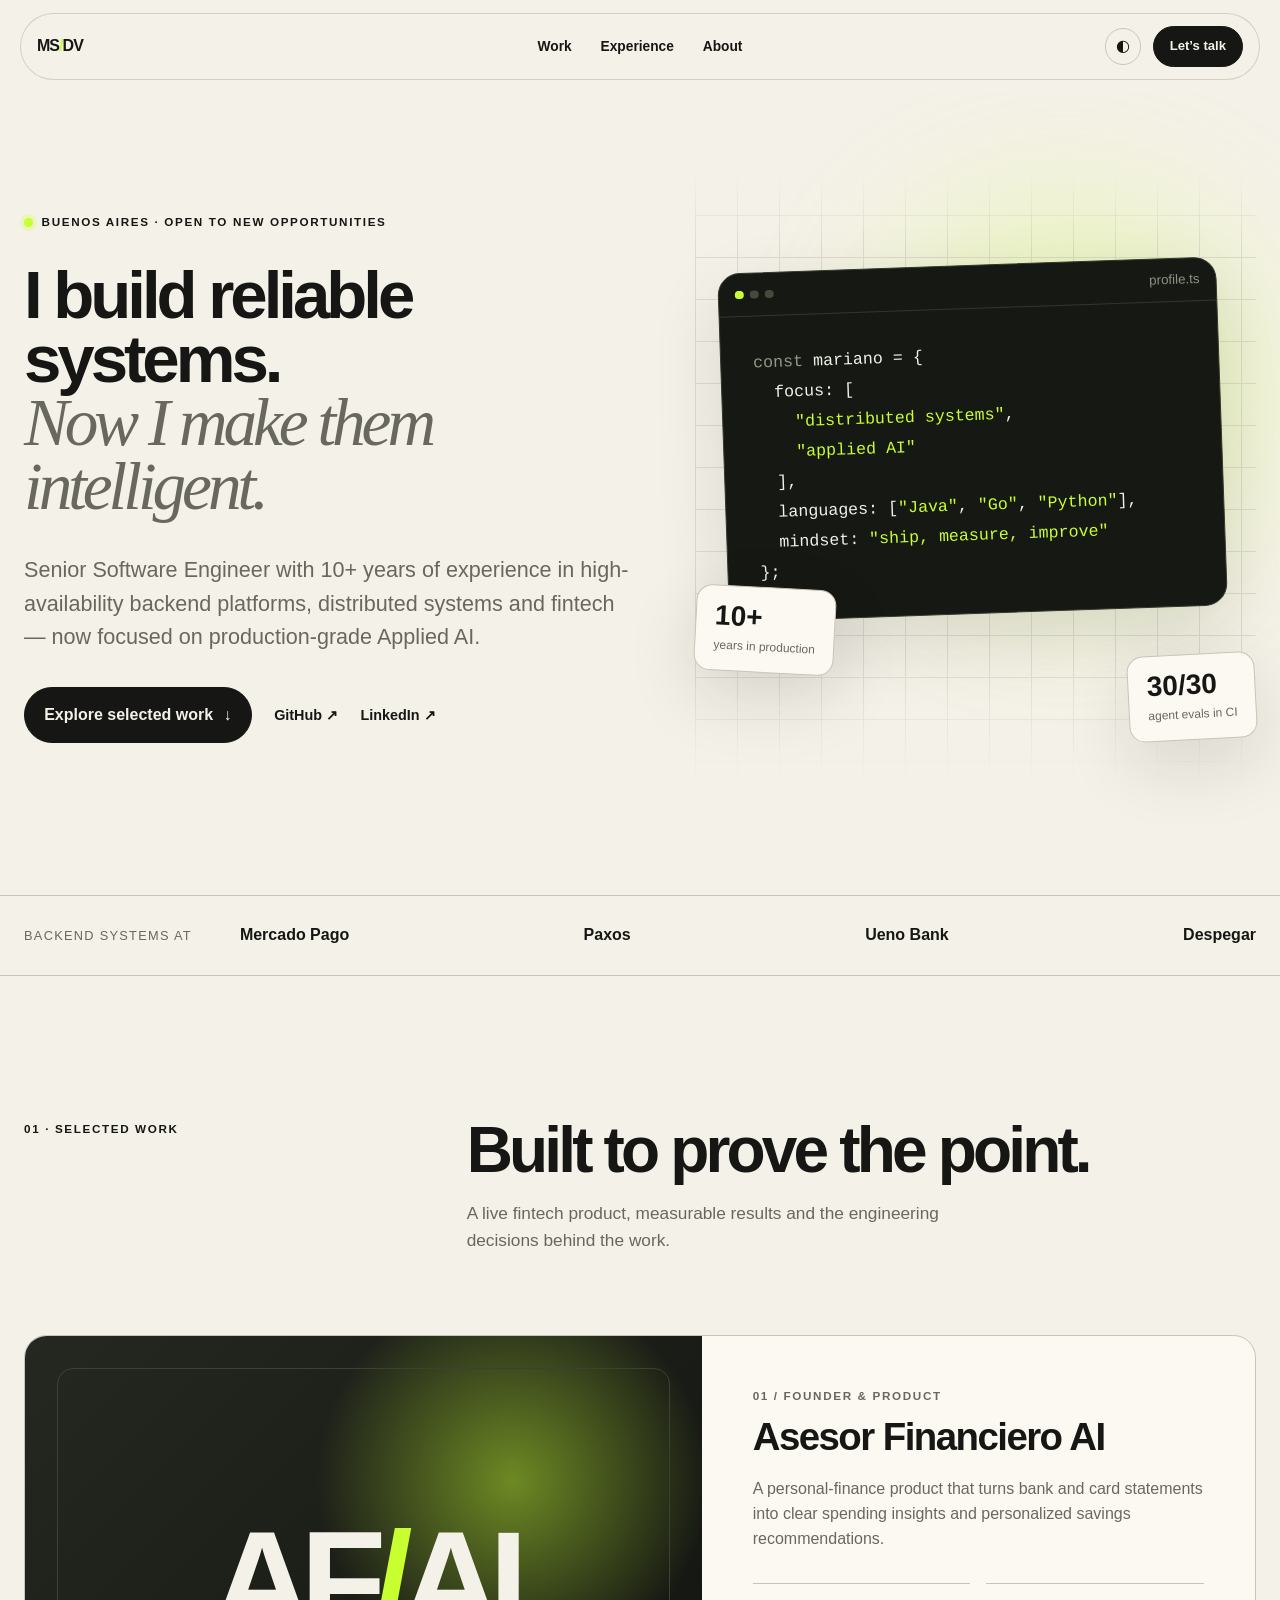
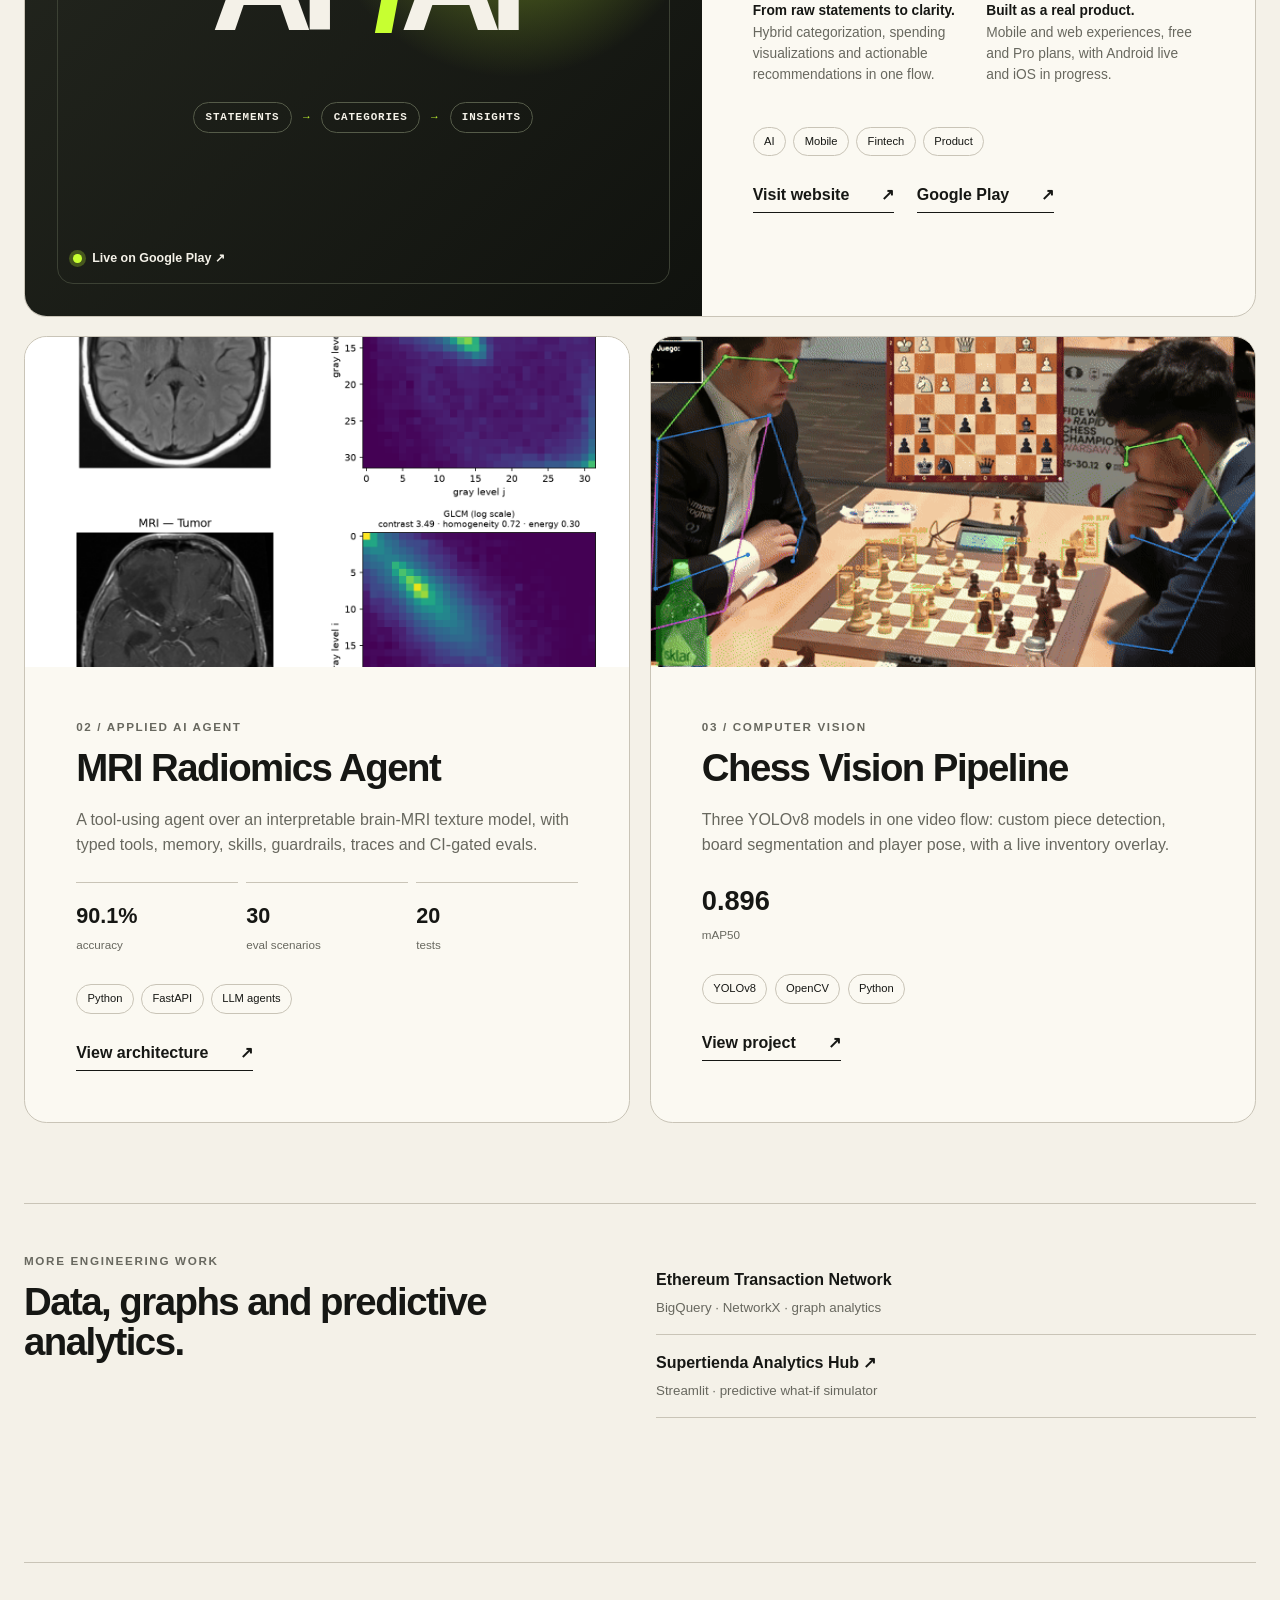
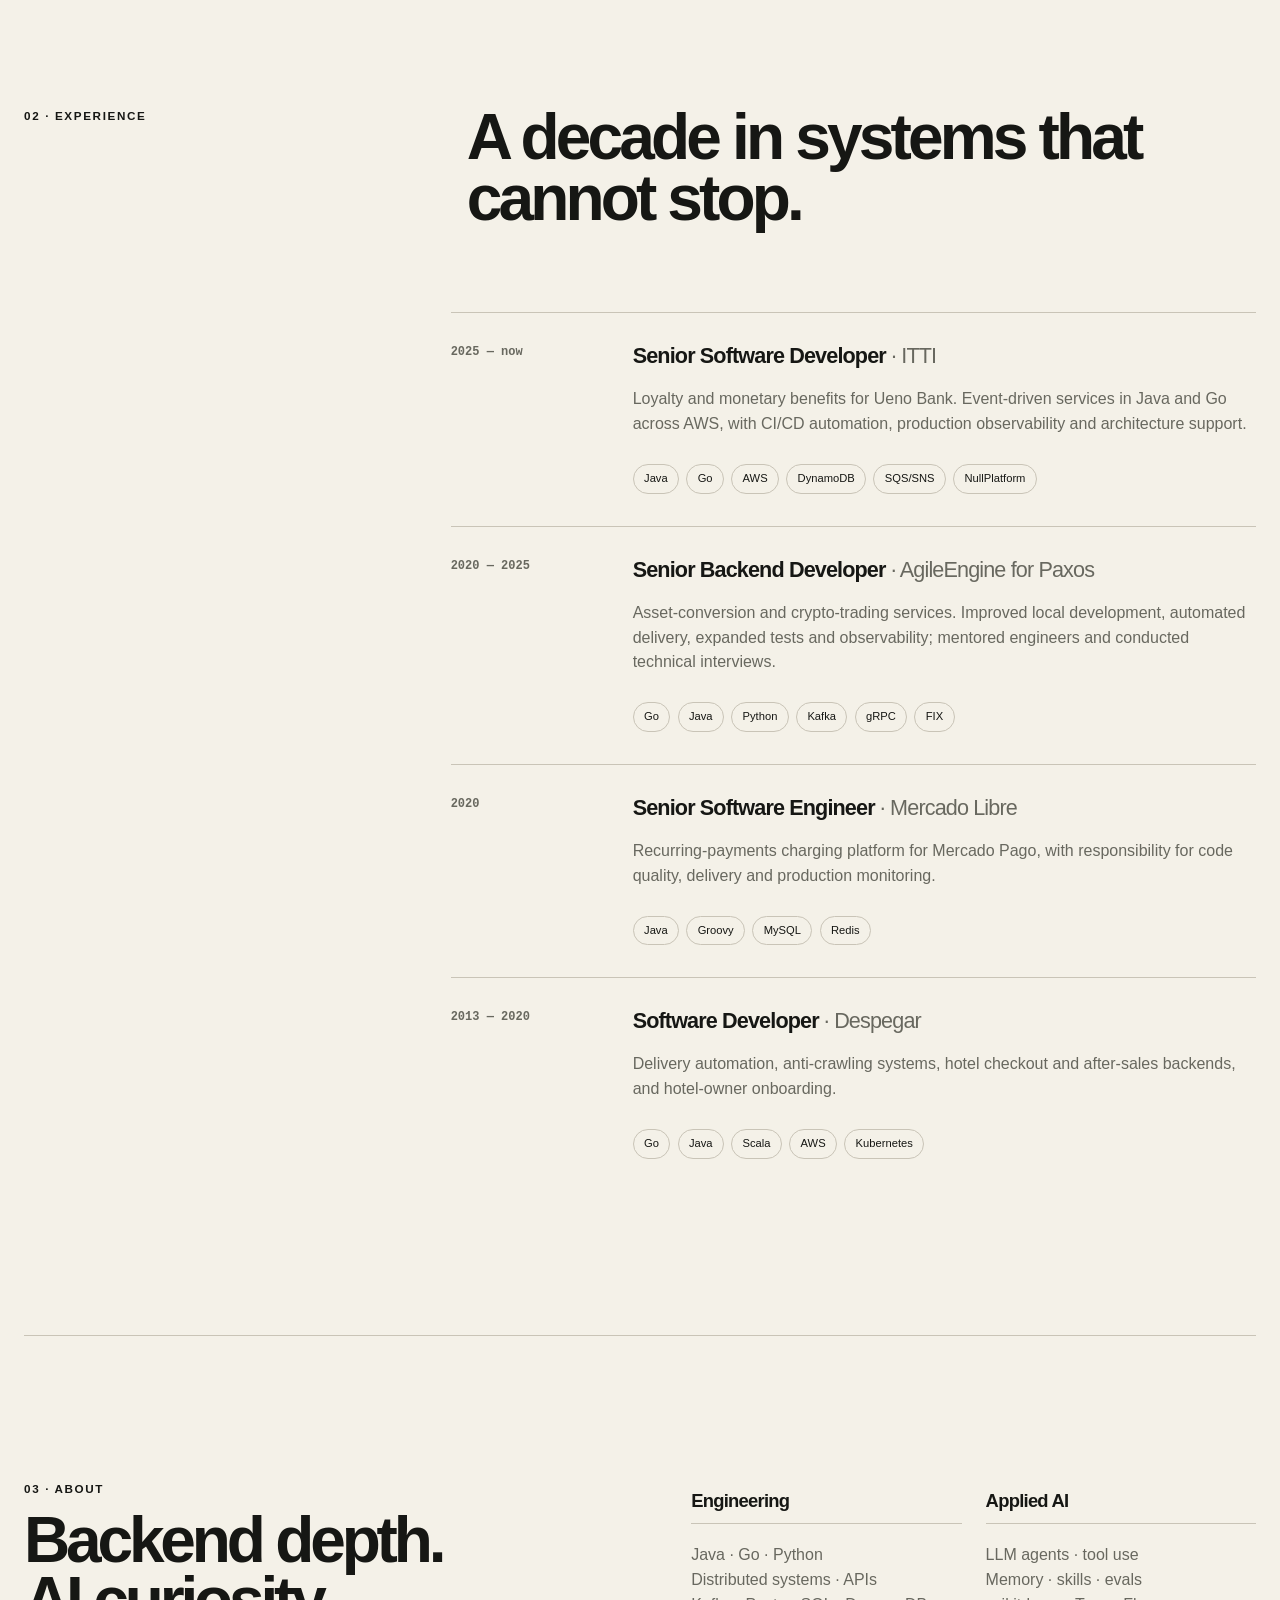
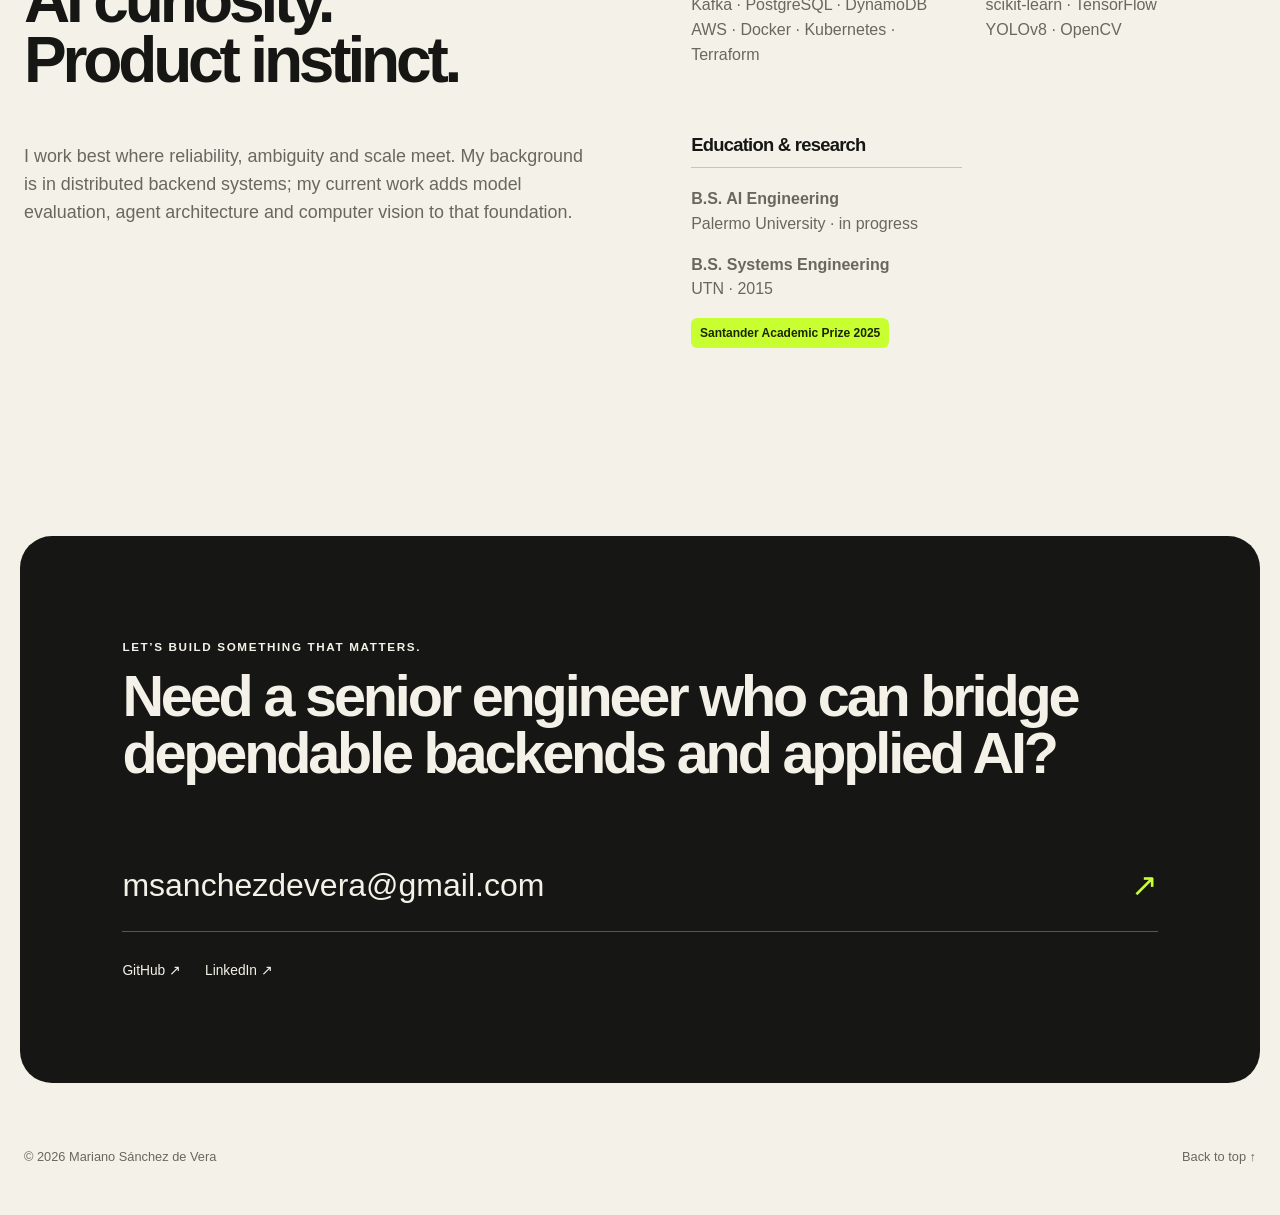
<file: index.html>
<!doctype html>
<html lang="en" data-theme="light">
<head>
  <meta charset="utf-8">
  <meta name="viewport" content="width=device-width, initial-scale=1">
  <meta name="description" content="Mariano Sánchez de Vera — Senior Software Engineer specializing in distributed backend systems and applied AI.">
  <meta name="theme-color" content="#f4f1e8">
  <meta property="og:title" content="Mariano Sánchez de Vera — Senior Software Engineer">
  <meta property="og:description" content="A decade building high-availability backends. Now building applied AI systems.">
  <meta property="og:type" content="website">
  <meta property="og:url" content="https://msanchezdevera.github.io/">
  <title>Mariano Sánchez de Vera — Senior Software Engineer</title>
  <link rel="icon" href="favicon.svg" type="image/svg+xml">
  <link rel="stylesheet" href="styles.css?v=4">
  <script defer src="script.js"></script>
</head>
<body>
  <a class="skip-link" href="#main">Skip to content</a>
  <header class="site-header">
    <a class="brand" href="#top" aria-label="Back to top">MS<span>/</span>DV</a>
    <nav class="nav" aria-label="Primary navigation">
      <a href="#work">Work</a><a href="#experience">Experience</a><a href="#about">About</a>
    </nav>
    <div class="header-actions">
      <button class="theme-toggle" type="button" aria-label="Switch color theme"><span aria-hidden="true">◐</span></button>
      <a class="button button-small" href="mailto:msanchezdevera@gmail.com">Let’s talk</a>
    </div>
  </header>

  <main id="main">
    <section class="hero" id="top" aria-labelledby="hero-title">
      <div class="hero-copy">
        <p class="eyebrow"><span class="status-dot"></span> Buenos Aires · Open to new opportunities</p>
        <h1 id="hero-title">I build reliable systems.<br><em>Now I make them intelligent.</em></h1>
        <p class="hero-lede">Senior Software Engineer with 10+ years of experience in high-availability backend platforms, distributed systems and fintech — now focused on production-grade Applied AI.</p>
        <div class="hero-actions">
          <a class="button" href="#work">Explore selected work <span aria-hidden="true">↓</span></a>
          <a class="text-link" href="https://github.com/msanchezdevera" target="_blank" rel="noreferrer">GitHub ↗</a>
          <a class="text-link" href="https://www.linkedin.com/in/mariano-sanchez-de-vera-bastone-43216b63/" target="_blank" rel="noreferrer">LinkedIn ↗</a>
        </div>
      </div>
      <div class="hero-visual" aria-label="Technical profile snapshot">
        <div class="signal-grid" aria-hidden="true"></div>
        <div class="terminal-card">
          <div class="terminal-top"><span></span><span></span><span></span><small>profile.ts</small></div>
          <pre><code><span class="muted">const</span> mariano = {
  focus: [
    <span class="accent">"distributed systems"</span>,
    <span class="accent">"applied AI"</span>
  ],
  languages: [<span class="accent">"Java"</span>, <span class="accent">"Go"</span>, <span class="accent">"Python"</span>],
  mindset: <span class="accent">"ship, measure, improve"</span>
};</code></pre>
        </div>
        <div class="metric metric-a"><strong>10+</strong><span>years in production</span></div>
        <div class="metric metric-b"><strong>30/30</strong><span>agent evals in CI</span></div>
      </div>
    </section>

    <section class="proof-strip" aria-label="Professional highlights">
      <p>Backend systems at</p>
      <div><strong>Mercado Pago</strong><strong>Paxos</strong><strong>Ueno Bank</strong><strong>Despegar</strong></div>
    </section>

    <section class="section" id="work" aria-labelledby="work-title">
      <div class="section-heading reveal">
        <p class="kicker">01 · Selected work</p>
        <h2 id="work-title">Built to prove the point.</h2>
        <p>A live fintech product, measurable results and the engineering decisions behind the work.</p>
      </div>

      <article class="project project-featured project-product reveal">
        <div class="product-visual" aria-label="Asesor Financiero AI product overview">
          <div class="product-brand" aria-hidden="true">AF<span>/</span>AI</div>
          <div class="product-flow" aria-hidden="true">
            <span>Statements</span><b>→</b><span>Categories</span><b>→</b><span>Insights</span>
          </div>
          <a class="product-live" href="https://play.google.com/store/apps/details?id=com.asesorfinanciero.ia" target="_blank" rel="noreferrer"><span class="status-dot"></span> Live on Google Play ↗</a>
        </div>
        <div class="project-copy">
          <p class="project-number">01 / Founder & product</p>
          <h3>Asesor Financiero AI</h3>
          <p>A personal-finance product that turns bank and card statements into clear spending insights and personalized savings recommendations.</p>
          <div class="product-points">
            <p><strong>From raw statements to clarity.</strong><br>Hybrid categorization, spending visualizations and actionable recommendations in one flow.</p>
            <p><strong>Built as a real product.</strong><br>Mobile and web experiences, free and Pro plans, with Android live and iOS in progress.</p>
          </div>
          <ul class="tags" aria-label="Product areas"><li>AI</li><li>Mobile</li><li>Fintech</li><li>Product</li></ul>
          <div class="dual-links">
            <a class="project-link" href="https://asesorfinancieroai.com" target="_blank" rel="noreferrer">Visit website <span>↗</span></a>
            <a class="project-link" href="https://play.google.com/store/apps/details?id=com.asesorfinanciero.ia" target="_blank" rel="noreferrer">Google Play <span>↗</span></a>
          </div>
        </div>
      </article>

      <div class="project-grid">
        <article class="project-card reveal">
          <a class="card-media" href="https://github.com/msanchezdevera/mri-glcm-radiomics" target="_blank" rel="noreferrer" aria-label="Open MRI Radiomics Agent on GitHub">
            <img src="assets/mri-radiomics.png" alt="GLCM texture comparison across four brain MRI classes" width="1600" height="800">
          </a>
          <div class="card-body">
            <p class="project-number">02 / Applied AI agent</p>
            <h3>MRI Radiomics Agent</h3>
            <p>A tool-using agent over an interpretable brain-MRI texture model, with typed tools, memory, skills, guardrails, traces and CI-gated evals.</p>
            <div class="project-metrics compact-project-metrics">
              <div><strong>90.1%</strong><span>accuracy</span></div>
              <div><strong>30</strong><span>eval scenarios</span></div>
              <div><strong>20</strong><span>tests</span></div>
            </div>
            <ul class="tags"><li>Python</li><li>FastAPI</li><li>LLM agents</li></ul>
            <a class="project-link" href="https://github.com/msanchezdevera/mri-glcm-radiomics" target="_blank" rel="noreferrer">View architecture <span>↗</span></a>
          </div>
        </article>

        <article class="project-card reveal">
          <a class="card-media" href="https://github.com/msanchezdevera/chess-vision-pipeline" target="_blank" rel="noreferrer">
            <img src="assets/chess-vision.gif" alt="Computer vision pipeline detecting chess pieces, the board and player poses" loading="lazy">
          </a>
          <div class="card-body">
            <p class="project-number">03 / Computer vision</p>
            <h3>Chess Vision Pipeline</h3>
            <p>Three YOLOv8 models in one video flow: custom piece detection, board segmentation and player pose, with a live inventory overlay.</p>
            <div class="compact-metric"><strong>0.896</strong><span>mAP50</span></div>
            <ul class="tags"><li>YOLOv8</li><li>OpenCV</li><li>Python</li></ul>
            <a class="project-link" href="https://github.com/msanchezdevera/chess-vision-pipeline" target="_blank" rel="noreferrer">View project <span>↗</span></a>
          </div>
        </article>

      </div>

      <div class="more-work reveal">
        <div><p class="project-number">More engineering work</p><h3>Data, graphs and predictive analytics.</h3></div>
        <ul>
          <li><span>Ethereum Transaction Network</span><small>BigQuery · NetworkX · graph analytics</small></li>
          <li><a href="https://github.com/msanchezdevera/supertienda-analytics-hub" target="_blank" rel="noreferrer">Supertienda Analytics Hub ↗</a><small>Streamlit · predictive what-if simulator</small></li>
        </ul>
      </div>
    </section>

    <section class="section experience" id="experience" aria-labelledby="experience-title">
      <div class="section-heading reveal">
        <p class="kicker">02 · Experience</p>
        <h2 id="experience-title">A decade in systems that cannot stop.</h2>
      </div>
      <div class="timeline">
        <article class="timeline-item reveal"><time>2025 — now</time><div><h3>Senior Software Developer <span>· ITTI</span></h3><p>Loyalty and monetary benefits for Ueno Bank. Event-driven services in Java and Go across AWS, with CI/CD automation, production observability and architecture support.</p><ul class="tags"><li>Java</li><li>Go</li><li>AWS</li><li>DynamoDB</li><li>SQS/SNS</li><li>NullPlatform</li></ul></div></article>
        <article class="timeline-item reveal"><time>2020 — 2025</time><div><h3>Senior Backend Developer <span>· AgileEngine for Paxos</span></h3><p>Asset-conversion and crypto-trading services. Improved local development, automated delivery, expanded tests and observability; mentored engineers and conducted technical interviews.</p><ul class="tags"><li>Go</li><li>Java</li><li>Python</li><li>Kafka</li><li>gRPC</li><li>FIX</li></ul></div></article>
        <article class="timeline-item reveal"><time>2020</time><div><h3>Senior Software Engineer <span>· Mercado Libre</span></h3><p>Recurring-payments charging platform for Mercado Pago, with responsibility for code quality, delivery and production monitoring.</p><ul class="tags"><li>Java</li><li>Groovy</li><li>MySQL</li><li>Redis</li></ul></div></article>
        <article class="timeline-item reveal"><time>2013 — 2020</time><div><h3>Software Developer <span>· Despegar</span></h3><p>Delivery automation, anti-crawling systems, hotel checkout and after-sales backends, and hotel-owner onboarding.</p><ul class="tags"><li>Go</li><li>Java</li><li>Scala</li><li>AWS</li><li>Kubernetes</li></ul></div></article>
      </div>
    </section>

    <section class="section about" id="about" aria-labelledby="about-title">
      <div class="about-main reveal">
        <p class="kicker">03 · About</p>
        <h2 id="about-title">Backend depth.<br>AI curiosity.<br>Product instinct.</h2>
        <p>I work best where reliability, ambiguity and scale meet. My background is in distributed backend systems; my current work adds model evaluation, agent architecture and computer vision to that foundation.</p>
      </div>
      <div class="about-details reveal">
        <div><h3>Engineering</h3><p>Java · Go · Python<br>Distributed systems · APIs<br>Kafka · PostgreSQL · DynamoDB<br>AWS · Docker · Kubernetes · Terraform</p></div>
        <div><h3>Applied AI</h3><p>LLM agents · tool use<br>Memory · skills · evals<br>scikit-learn · TensorFlow<br>YOLOv8 · OpenCV</p></div>
        <div><h3>Education & research</h3><p><strong>B.S. AI Engineering</strong><br>Palermo University · in progress</p><p><strong>B.S. Systems Engineering</strong><br>UTN · 2015</p><p class="award">Santander Academic Prize 2025</p></div>
      </div>
    </section>

    <section class="contact reveal" id="contact" aria-labelledby="contact-title">
      <p class="kicker">Let’s build something that matters.</p>
      <h2 id="contact-title">Need a senior engineer who can bridge dependable backends and applied AI?</h2>
      <a class="contact-email" href="mailto:msanchezdevera@gmail.com">msanchezdevera@gmail.com <span>↗</span></a>
      <div class="contact-links"><a href="https://github.com/msanchezdevera" target="_blank" rel="noreferrer">GitHub ↗</a><a href="https://www.linkedin.com/in/mariano-sanchez-de-vera-bastone-43216b63/" target="_blank" rel="noreferrer">LinkedIn ↗</a></div>
    </section>
  </main>

  <footer><p>© <span id="year">2026</span> Mariano Sánchez de Vera</p><a href="#top">Back to top ↑</a></footer>
</body>
</html>
</file>
<file: styles.css>
:root{--bg:#f4f1e8;--surface:#e9e5da;--ink:#161714;--muted:#68685f;--line:#c9c4b7;--accent:#c7ff31;--accent-ink:#1d2600;--card:#fbf9f2;--shadow:0 24px 70px rgba(25,25,20,.12);--radius:1.4rem;--max:1240px;color-scheme:light}
[data-theme="dark"]{--bg:#11120f;--surface:#1b1d18;--ink:#f2f0e8;--muted:#a9aa9e;--line:#35382f;--accent:#c7ff31;--accent-ink:#1d2600;--card:#171914;--shadow:0 24px 70px rgba(0,0,0,.35);color-scheme:dark}
*{box-sizing:border-box}html{scroll-behavior:smooth}body{margin:0;background:var(--bg);color:var(--ink);font-family:Inter,ui-sans-serif,-apple-system,BlinkMacSystemFont,"Segoe UI",sans-serif;line-height:1.55;transition:background .25s,color .25s}a{color:inherit;text-decoration:none}img{display:block;max-width:100%}button{font:inherit}.skip-link{position:fixed;left:1rem;top:-4rem;z-index:99;background:var(--accent);color:var(--accent-ink);padding:.7rem 1rem;border-radius:.4rem}.skip-link:focus{top:1rem}.site-header{position:sticky;top:0;z-index:20;display:grid;grid-template-columns:1fr auto 1fr;align-items:center;width:min(calc(100% - 2rem),var(--max));margin:.8rem auto;padding:.75rem 1rem;border:1px solid color-mix(in srgb,var(--line) 75%,transparent);border-radius:999px;background:color-mix(in srgb,var(--bg) 84%,transparent);backdrop-filter:blur(18px)}.brand{font-weight:900;letter-spacing:-.06em}.brand span{color:var(--accent)}.nav{display:flex;gap:1.8rem;font-size:.86rem;font-weight:650}.nav a,.text-link,.contact-links a,footer a{position:relative}.nav a:after,.text-link:after,.contact-links a:after,footer a:after{content:"";position:absolute;left:0;right:100%;bottom:-.22rem;height:1px;background:currentColor;transition:right .2s}.nav a:hover:after,.text-link:hover:after,.contact-links a:hover:after,footer a:hover:after{right:0}.header-actions{justify-self:end;display:flex;align-items:center;gap:.7rem}.theme-toggle{width:2.3rem;height:2.3rem;border:1px solid var(--line);border-radius:50%;background:transparent;color:var(--ink);cursor:pointer}.button{display:inline-flex;align-items:center;justify-content:center;gap:.65rem;border:1px solid var(--ink);border-radius:999px;background:var(--ink);color:var(--bg);font-weight:750;padding:.9rem 1.2rem;transition:transform .2s,box-shadow .2s}.button:hover{transform:translateY(-2px);box-shadow:0 8px 0 var(--accent)}.button-small{padding:.6rem 1rem;font-size:.82rem}
main{overflow:hidden}.hero{width:min(calc(100% - 3rem),var(--max));min-height:calc(100svh - 7rem);margin:0 auto;display:grid;grid-template-columns:1.04fr .96fr;gap:5vw;align-items:center;padding:5rem 0 7rem}.eyebrow,.kicker,.project-number{font-size:.73rem;letter-spacing:.14em;text-transform:uppercase;font-weight:800}.eyebrow{display:flex;align-items:center;gap:.55rem}.status-dot{display:inline-block;width:.55rem;height:.55rem;border-radius:50%;background:var(--accent);box-shadow:0 0 0 4px color-mix(in srgb,var(--accent) 25%,transparent)}h1,h2,h3,p{margin-top:0}h1{font-size:clamp(3.1rem,5.25vw,5.4rem);line-height:.94;letter-spacing:-.06em;margin:2rem 0 2.2rem;max-width:13ch}h1 em{font-family:Georgia,serif;font-weight:400;color:var(--muted)}.hero-lede{font-size:clamp(1.06rem,1.7vw,1.35rem);max-width:640px;color:var(--muted)}.hero-actions{display:flex;flex-wrap:wrap;align-items:center;gap:1.4rem;margin-top:2.1rem}.text-link{font-size:.9rem;font-weight:750}.hero-visual{position:relative;min-height:610px}.signal-grid{position:absolute;inset:0;background-image:linear-gradient(var(--line) 1px,transparent 1px),linear-gradient(90deg,var(--line) 1px,transparent 1px);background-size:42px 42px;mask-image:linear-gradient(to bottom,transparent,black 12%,black 80%,transparent);opacity:.5}.hero-visual:before{content:"";position:absolute;width:360px;height:360px;right:2%;top:7%;border-radius:50%;background:var(--accent);filter:blur(80px);opacity:.3}.terminal-card{position:absolute;inset:15% 6% auto 5%;background:#161813;color:#eef1e7;border:1px solid #34392b;border-radius:var(--radius);box-shadow:var(--shadow);transform:rotate(-2deg);overflow:hidden}.terminal-top{height:2.7rem;display:flex;align-items:center;gap:.4rem;padding:0 1rem;border-bottom:1px solid #32372a}.terminal-top span{width:.55rem;height:.55rem;border-radius:50%;background:#464a3d}.terminal-top span:first-child{background:var(--accent)}.terminal-top small{margin-left:auto;color:#8d9282}.terminal-card pre{margin:0;padding:2rem;font:500 clamp(.8rem,1.35vw,1.04rem)/1.8 ui-monospace,SFMono-Regular,Consolas,monospace;white-space:pre-wrap}.accent{color:var(--accent)}.muted{color:#939887}.metric{position:absolute;background:var(--card);border:1px solid var(--line);border-radius:1rem;padding:1rem 1.15rem;box-shadow:var(--shadow)}.metric strong{display:block;font-size:1.75rem;line-height:1}.metric span{display:block;color:var(--muted);font-size:.75rem;margin-top:.35rem}.metric-a{left:0;bottom:18%;transform:rotate(3deg)}.metric-b{right:0;bottom:7%;transform:rotate(-3deg)}
.proof-strip{border-block:1px solid var(--line);padding:1.7rem max(1.5rem,calc((100vw - var(--max))/2));display:flex;align-items:center;gap:3rem;color:var(--muted)}.proof-strip p{margin:0;font-size:.8rem;text-transform:uppercase;letter-spacing:.1em}.proof-strip div{display:flex;justify-content:space-between;gap:clamp(1.5rem,5vw,5rem);flex:1;overflow:auto}.proof-strip strong{color:var(--ink);white-space:nowrap}
.section{width:min(calc(100% - 3rem),var(--max));margin:0 auto;padding:9rem 0}.section-heading{display:grid;grid-template-columns:1fr 2fr;column-gap:3rem;margin-bottom:4rem}.section-heading .kicker{grid-row:1/3}.section-heading h2{font-size:clamp(2.7rem,5vw,5.4rem);letter-spacing:-.06em;line-height:.95;margin:0 0 1.2rem}.section-heading>p:last-child{color:var(--muted);max-width:520px;font-size:1.08rem}.project{border:1px solid var(--line);border-radius:var(--radius);overflow:hidden;background:var(--card)}.project-featured{display:grid;grid-template-columns:1.1fr .9fr}.project-media{position:relative;min-height:580px;background:#090a08;overflow:hidden}.project-media img{width:100%;height:100%;object-fit:cover;transition:transform .6s}.project-media:hover img{transform:scale(1.025)}.media-label{position:absolute;left:1rem;bottom:1rem;background:#111;color:#fff;border-radius:999px;padding:.5rem .75rem;font-size:.7rem}.project-copy,.card-body{padding:clamp(1.5rem,4vw,3.5rem)}.project-number{color:var(--muted)}.project h3,.project-card h3,.more-work h3,.timeline h3,.about h3{font-size:clamp(1.7rem,3vw,2.7rem);line-height:1.06;letter-spacing:-.04em;margin:.7rem 0 1.2rem}.project-copy>p:not(.project-number),.card-body>p:not(.project-number,.live-label){color:var(--muted)}.project-metrics{display:grid;grid-template-columns:repeat(3,1fr);gap:.5rem;margin:2rem 0}.project-metrics div{border-top:1px solid var(--line);padding-top:1rem}.project-metrics strong,.compact-metric strong{display:block;font-size:1.7rem}.project-metrics span,.compact-metric span{font-size:.73rem;color:var(--muted)}.tags{display:flex;flex-wrap:wrap;list-style:none;margin:1.7rem 0;padding:0;gap:.45rem}.tags li{border:1px solid var(--line);border-radius:999px;padding:.32rem .65rem;font-size:.7rem}.project-link{display:inline-flex;align-items:center;justify-content:space-between;gap:2rem;font-weight:800;border-bottom:1px solid var(--ink);padding-bottom:.25rem}.project-link span{transition:transform .2s}.project-link:hover span{transform:translate(3px,-3px)}.project-grid{display:grid;grid-template-columns:1fr 1fr;gap:1.2rem;margin-top:1.2rem}.project-card{border:1px solid var(--line);border-radius:var(--radius);overflow:hidden;background:var(--card)}.card-media{display:block;height:330px;overflow:hidden;background:#090a08}.card-media img{width:100%;height:100%;object-fit:cover;transition:transform .6s}.card-media:hover img{transform:scale(1.035)}.compact-metric{margin-top:1.4rem}.project-card-text{display:flex;flex-direction:column;background:var(--ink);color:var(--bg)}.card-mark{display:grid;place-items:center;min-height:330px;font-size:clamp(4rem,8vw,7rem);font-weight:900;letter-spacing:-.08em;background:radial-gradient(circle at 70% 30%,color-mix(in srgb,var(--accent) 45%,transparent),transparent 32%),linear-gradient(135deg,#252820,#111)}.card-mark span{color:var(--accent)}.project-card-text .card-body>p:not(.project-number,.live-label){color:color-mix(in srgb,var(--bg) 70%,transparent)}.project-card-text .tags li{border-color:#4c5045}.project-card-text .project-link{border-color:var(--bg)}.live-label{display:flex;align-items:center;gap:.6rem;font-size:.8rem}.dual-links{display:flex;flex-wrap:wrap;gap:1.4rem}.more-work{display:grid;grid-template-columns:1fr 1fr;gap:2rem;border-top:1px solid var(--line);margin-top:5rem;padding-top:3rem}.more-work ul{list-style:none;padding:0;margin:0}.more-work li{display:flex;flex-direction:column;border-bottom:1px solid var(--line);padding:1rem 0;font-weight:750}.more-work small{color:var(--muted);font-weight:400;margin-top:.3rem}
.experience{border-top:1px solid var(--line)}.timeline{margin-left:calc(33.333% + 1rem)}.timeline-item{display:grid;grid-template-columns:150px 1fr;gap:2rem;padding:2rem 0;border-top:1px solid var(--line)}.timeline time{font:700 .75rem ui-monospace,monospace;color:var(--muted)}.timeline h3{font-size:1.35rem;margin-top:0}.timeline h3 span{color:var(--muted);font-weight:500}.timeline p{color:var(--muted);max-width:650px}.timeline .tags{margin-bottom:0}.about{display:grid;grid-template-columns:1fr 1fr;gap:8vw;border-top:1px solid var(--line)}.about h2{font-size:clamp(3rem,5vw,5.4rem);line-height:.94;letter-spacing:-.065em}.about-main>p:last-child{color:var(--muted);font-size:1.12rem;max-width:580px}.about-details{display:grid;grid-template-columns:1fr 1fr;gap:2.5rem 1.5rem}.about-details h3{font-size:1.15rem;border-bottom:1px solid var(--line);padding-bottom:.8rem}.about-details p{color:var(--muted)}.award{display:inline-block;border-radius:.4rem;background:var(--accent);color:var(--accent-ink)!important;padding:.35rem .55rem;font-size:.75rem;font-weight:800}.contact{width:min(calc(100% - 2rem),var(--max));margin:2rem auto;border-radius:2rem;background:var(--ink);color:var(--bg);padding:clamp(3rem,8vw,8rem)}.contact h2{font-size:clamp(2.4rem,4.5vw,4.6rem);line-height:.98;letter-spacing:-.055em;max-width:980px}.contact-email{display:flex;justify-content:space-between;align-items:center;margin-top:5rem;border-bottom:1px solid #55584f;padding-bottom:1.3rem;font-size:clamp(1.1rem,2.5vw,2rem)}.contact-email span{color:var(--accent)}.contact-links{display:flex;gap:1.5rem;margin-top:1.7rem;font-size:.86rem}footer{width:min(calc(100% - 3rem),var(--max));margin:0 auto;padding:2rem 0 3rem;display:flex;justify-content:space-between;color:var(--muted);font-size:.8rem}footer p{margin:0}.reveal{opacity:0;transform:translateY(32px);transition:opacity .75s ease,transform .75s ease}.reveal.is-visible{opacity:1;transform:none}
@media (prefers-reduced-motion:reduce){html{scroll-behavior:auto}*,*:before,*:after{transition-duration:.01ms!important;animation-duration:.01ms!important}.reveal{opacity:1;transform:none}}
@media (max-width:900px){.site-header{grid-template-columns:1fr auto}.nav{display:none}.hero{grid-template-columns:1fr;padding-top:4rem}.hero-visual{min-height:520px}.proof-strip{align-items:flex-start;flex-direction:column;gap:1rem}.section-heading{grid-template-columns:1fr}.section-heading .kicker{grid-row:auto}.project-featured,.project-grid,.about{grid-template-columns:1fr}.project-media{min-height:430px}.timeline{margin-left:0}.more-work{grid-template-columns:1fr}.about-details{margin-top:1rem}}
@media (max-width:600px){.site-header{width:calc(100% - 1rem);margin:.5rem auto}.header-actions .button{display:none}.hero,.section{width:calc(100% - 2rem)}.hero{min-height:auto;padding:4rem 0 5rem}.hero-visual{min-height:430px}.terminal-card{inset:10% 0 auto 0}.terminal-card pre{padding:1.3rem}.metric-a{bottom:11%}.metric-b{bottom:-2%}.section{padding:6rem 0}.project-media{min-height:300px}.project-metrics{grid-template-columns:1fr 1fr}.card-media,.card-mark{height:260px;min-height:260px}.timeline-item{grid-template-columns:1fr;gap:.7rem}.about-details{grid-template-columns:1fr}.contact{border-radius:1.25rem;padding:3.5rem 1.3rem}.contact-email{align-items:flex-start;word-break:break-all}.contact-email span{margin-left:.5rem}footer{width:calc(100% - 2rem)}}

.product-visual{position:relative;min-height:580px;display:flex;flex-direction:column;justify-content:center;align-items:center;padding:3rem;background:radial-gradient(circle at 72% 25%,color-mix(in srgb,var(--accent) 48%,transparent),transparent 30%),linear-gradient(135deg,#252820,#10120e);color:#f4f1e8;overflow:hidden}.product-visual:before{content:"";position:absolute;inset:2rem;border:1px solid #3c4134;border-radius:1rem}.product-brand{position:relative;font-size:clamp(5rem,11vw,9rem);font-weight:900;letter-spacing:-.09em;line-height:.9}.product-brand span{color:var(--accent)}.product-flow{position:relative;display:flex;align-items:center;gap:.7rem;margin-top:3.5rem;font:700 .68rem ui-monospace,monospace;text-transform:uppercase;letter-spacing:.08em}.product-flow span{padding:.55rem .7rem;border:1px solid #555b49;border-radius:999px}.product-flow b{color:var(--accent)}.product-live{position:absolute;left:3rem;bottom:3rem;display:flex;align-items:center;gap:.65rem;font-size:.78rem;font-weight:750}.product-points{display:grid;grid-template-columns:1fr 1fr;gap:1rem;margin-top:2rem}.product-points p{border-top:1px solid var(--line);padding-top:1rem;color:var(--muted);font-size:.86rem}.product-points strong{color:var(--ink)}.compact-project-metrics{margin:1.5rem 0}.compact-project-metrics strong{font-size:1.35rem}
@media (max-width:900px){.product-visual{min-height:430px}}
@media (max-width:600px){.product-visual{min-height:340px;padding:1.5rem}.product-visual:before{inset:1rem}.product-brand{font-size:clamp(4.5rem,24vw,7rem)}.product-flow{gap:.35rem;margin-top:2rem;font-size:.55rem}.product-flow span{padding:.45rem .5rem}.product-live{left:1.5rem;bottom:1.5rem}.product-points{grid-template-columns:1fr}.compact-project-metrics{grid-template-columns:repeat(3,1fr)}}
</file>
